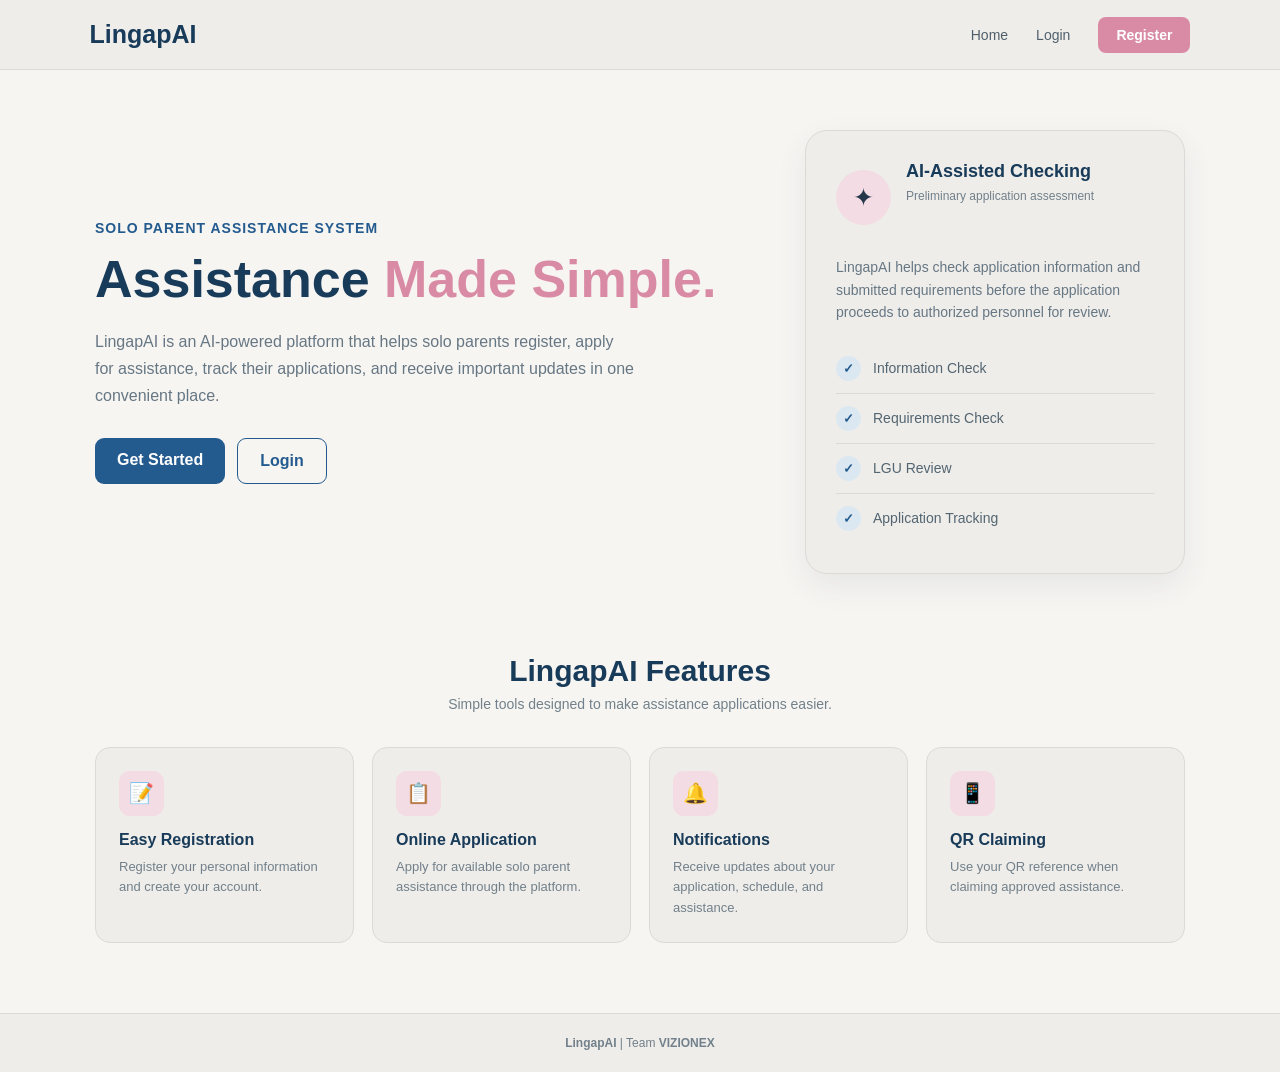
<file: index.html>
<!DOCTYPE html>
<html lang="en">
<head>
    <meta charset="UTF-8">
    <meta name="viewport" content="width=device-width, initial-scale=1.0">

    <title>LingapAI | Solo Parent Assistance</title>

    <style>

        * {
            margin: 0;
            padding: 0;
            box-sizing: border-box;
            font-family: Arial, sans-serif;
        }

        body {
            background: #F7F5F2;
            color: #24384A;
        }

        /* NAVBAR */

        .navbar {
            height: 70px;
            background: #EFEDEA;
            border-bottom: 1px solid #DDD9D5;

            display: flex;
            align-items: center;
            justify-content: space-between;

            padding: 0 7%;
        }

        .logo {
            font-size: 25px;
            font-weight: bold;
            color: #183B59;
        }

        .nav-links {
            display: flex;
            gap: 28px;
            align-items: center;
        }

        .nav-links a {
            text-decoration: none;
            color: #4F606C;
            font-size: 14px;
        }

        .nav-links a:hover {
            color: #245B8F;
        }

        .register-btn {
            background: #D98BA5;
            color: white !important;

            padding: 10px 18px;
            border-radius: 8px;

            font-weight: bold;
        }


        /* HERO */

        .hero {
            max-width: 1150px;
            margin: auto;

            min-height: 510px;

            display: flex;
            align-items: center;
            justify-content: space-between;

            gap: 60px;

            padding: 60px 30px;
        }

        .hero-content {
            flex: 1;
        }

        .small-title {
            color: #245B8F;
            font-size: 14px;
            font-weight: bold;

            letter-spacing: 1px;

            margin-bottom: 15px;
        }

        .hero h1 {
            font-size: 52px;
            line-height: 1.1;

            color: #183B59;

            margin-bottom: 20px;
        }

        .hero h1 span {
            color: #D98BA5;
        }

        .hero p {
            max-width: 540px;

            color: #667784;

            font-size: 16px;
            line-height: 1.7;

            margin-bottom: 28px;
        }

        .buttons {
            display: flex;
            gap: 12px;
        }

        .btn-primary {
            text-decoration: none;

            background: #245B8F;
            color: white;

            padding: 13px 22px;

            border-radius: 9px;

            font-weight: bold;
        }

        .btn-primary:hover {
            background: #183B59;
        }

        .btn-secondary {
            text-decoration: none;

            border: 1px solid #245B8F;
            color: #245B8F;

            padding: 13px 22px;

            border-radius: 9px;

            font-weight: bold;
        }

        .btn-secondary:hover {
            background: #F3DCE4;
        }


        /* AI CARD */

        .ai-card {
            width: 380px;

            background: #EFEDEA;

            border: 1px solid #DDD9D5;

            border-radius: 22px;

            padding: 30px;

            box-shadow:
                0 12px 30px rgba(24, 59, 89, 0.08);
        }

        .ai-header {
            display: flex;
            align-items: center;
            gap: 15px;

            margin-bottom: 22px;
        }

        .ai-icon {
            width: 55px;
            height: 55px;

            border-radius: 50%;

            background: #F3DCE4;

            display: flex;
            align-items: center;
            justify-content: center;

            font-size: 25px;
        }

        .ai-header h3 {
            color: #183B59;
            font-size: 18px;

            margin-bottom: 4px;
        }

        .ai-header p {
            color: #71808A;
            font-size: 12px;
        }

        .ai-text {
            color: #667784;

            font-size: 14px;
            line-height: 1.6;

            margin-bottom: 20px;
        }

        .ai-check {
            display: flex;
            align-items: center;
            gap: 12px;

            padding: 12px 0;

            border-bottom: 1px solid #DDD9D5;

            color: #526571;

            font-size: 14px;
        }

        .ai-check:last-child {
            border-bottom: none;
        }

        .check-icon {
            width: 25px;
            height: 25px;

            border-radius: 50%;

            background: #DCE8F1;
            color: #245B8F;

            display: flex;
            align-items: center;
            justify-content: center;

            font-size: 13px;
            font-weight: bold;
        }


        /* FEATURES */

        .features-section {
            max-width: 1150px;
            margin: auto;

            padding: 20px 30px 70px;
        }

        .section-title {
            text-align: center;

            margin-bottom: 35px;
        }

        .section-title h2 {
            color: #183B59;

            font-size: 30px;

            margin-bottom: 8px;
        }

        .section-title p {
            color: #71808A;

            font-size: 14px;
        }

        .features {
            display: grid;

            grid-template-columns:
                repeat(4, 1fr);

            gap: 18px;
        }

        .feature-card {
            background: #EFEDEA;

            border: 1px solid #DDD9D5;

            border-radius: 15px;

            padding: 23px;

            transition: 0.2s;
        }

        .feature-card:hover {
            transform: translateY(-4px);

            box-shadow:
                0 8px 20px rgba(24, 59, 89, 0.07);
        }

        .feature-icon {
            width: 45px;
            height: 45px;

            border-radius: 11px;

            background: #F3DCE4;

            display: flex;
            align-items: center;
            justify-content: center;

            font-size: 20px;

            margin-bottom: 15px;
        }

        .feature-card h3 {
            color: #183B59;

            font-size: 16px;

            margin-bottom: 8px;
        }

        .feature-card p {
            color: #71808A;

            font-size: 13px;

            line-height: 1.6;
        }


        /* FOOTER */

        footer {
            background: #EFEDEA;

            border-top: 1px solid #DDD9D5;

            text-align: center;

            padding: 22px;

            color: #71808A;

            font-size: 12px;
        }


        /* MOBILE */

        @media (max-width: 850px) {

            .hero {
                flex-direction: column;

                text-align: center;

                padding-top: 45px;
            }

            .hero p {
                margin-left: auto;
                margin-right: auto;
            }

            .buttons {
                justify-content: center;
            }

            .ai-card {
                width: 100%;
                max-width: 380px;
            }

            .features {
                grid-template-columns:
                    repeat(2, 1fr);
            }
        }


        @media (max-width: 600px) {

            .navbar {
                padding: 0 20px;
            }

            .nav-links {
                gap: 10px;
            }

            .nav-links a:first-child {
                display: none;
            }

            .hero h1 {
                font-size: 39px;
            }

            .buttons {
                flex-direction: column;
            }

            .features {
                grid-template-columns: 1fr;
            }
        }

    </style>
</head>


<body>


<!-- NAVIGATION -->

<nav class="navbar">

    <div class="logo">
        LingapAI
    </div>

    <div class="nav-links">

        <a href="index.html">
            Home
        </a>

        <a href="login.html">
            Login
        </a>

        <a
                href="register.html"
                class="register-btn"
        >
            Register
        </a>

    </div>

</nav>


<!-- HERO -->

<section class="hero">


    <div class="hero-content">

        <div class="small-title">
            SOLO PARENT ASSISTANCE SYSTEM
        </div>

        <h1>
            Assistance
            <span>Made Simple.</span>
        </h1>

        <p>
            LingapAI is an AI-powered platform that helps
            solo parents register, apply for assistance,
            track their applications, and receive important
            updates in one convenient place.
        </p>


        <div class="buttons">

            <a
                    href="register.html"
                    class="btn-primary"
            >
                Get Started
            </a>

            <a
                    href="login.html"
                    class="btn-secondary"
            >
                Login
            </a>

        </div>

    </div>


    <!-- AI CARD -->

    <div class="ai-card">

        <div class="ai-header">

            <div class="ai-icon">
                ✦
            </div>

            <div>

                <h3>
                    AI-Assisted Checking
                </h3>

                <p>
                    Preliminary application assessment
                </p>

            </div>

        </div>


        <div class="ai-text">

            LingapAI helps check application information
            and submitted requirements before the
            application proceeds to authorized personnel
            for review.

        </div>


        <div class="ai-check">

            <div class="check-icon">
                ✓
            </div>

            Information Check

        </div>


        <div class="ai-check">

            <div class="check-icon">
                ✓
            </div>

            Requirements Check

        </div>


        <div class="ai-check">

            <div class="check-icon">
                ✓
            </div>

            LGU Review

        </div>


        <div class="ai-check">

            <div class="check-icon">
                ✓
            </div>

            Application Tracking

        </div>

    </div>

</section>


<!-- FEATURES -->

<section class="features-section">


    <div class="section-title">

        <h2>
            LingapAI Features
        </h2>

        <p>
            Simple tools designed to make assistance
            applications easier.
        </p>

    </div>


    <div class="features">


        <div class="feature-card">

            <div class="feature-icon">
                📝
            </div>

            <h3>
                Easy Registration
            </h3>

            <p>
                Register your personal information
                and create your account.
            </p>

        </div>


        <div class="feature-card">

            <div class="feature-icon">
                📋
            </div>

            <h3>
                Online Application
            </h3>

            <p>
                Apply for available solo parent
                assistance through the platform.
            </p>

        </div>


        <div class="feature-card">

            <div class="feature-icon">
                🔔
            </div>

            <h3>
                Notifications
            </h3>

            <p>
                Receive updates about your application,
                schedule, and assistance.
            </p>

        </div>


        <div class="feature-card">

            <div class="feature-icon">
                📱
            </div>

            <h3>
                QR Claiming
            </h3>

            <p>
                Use your QR reference when claiming
                approved assistance.
            </p>

        </div>


    </div>

</section>


<!-- FOOTER -->

<footer>

    <strong>LingapAI</strong>
    <span> | </span>
    Team <strong>VIZIONEX</strong>

</footer>

</body>
</file>
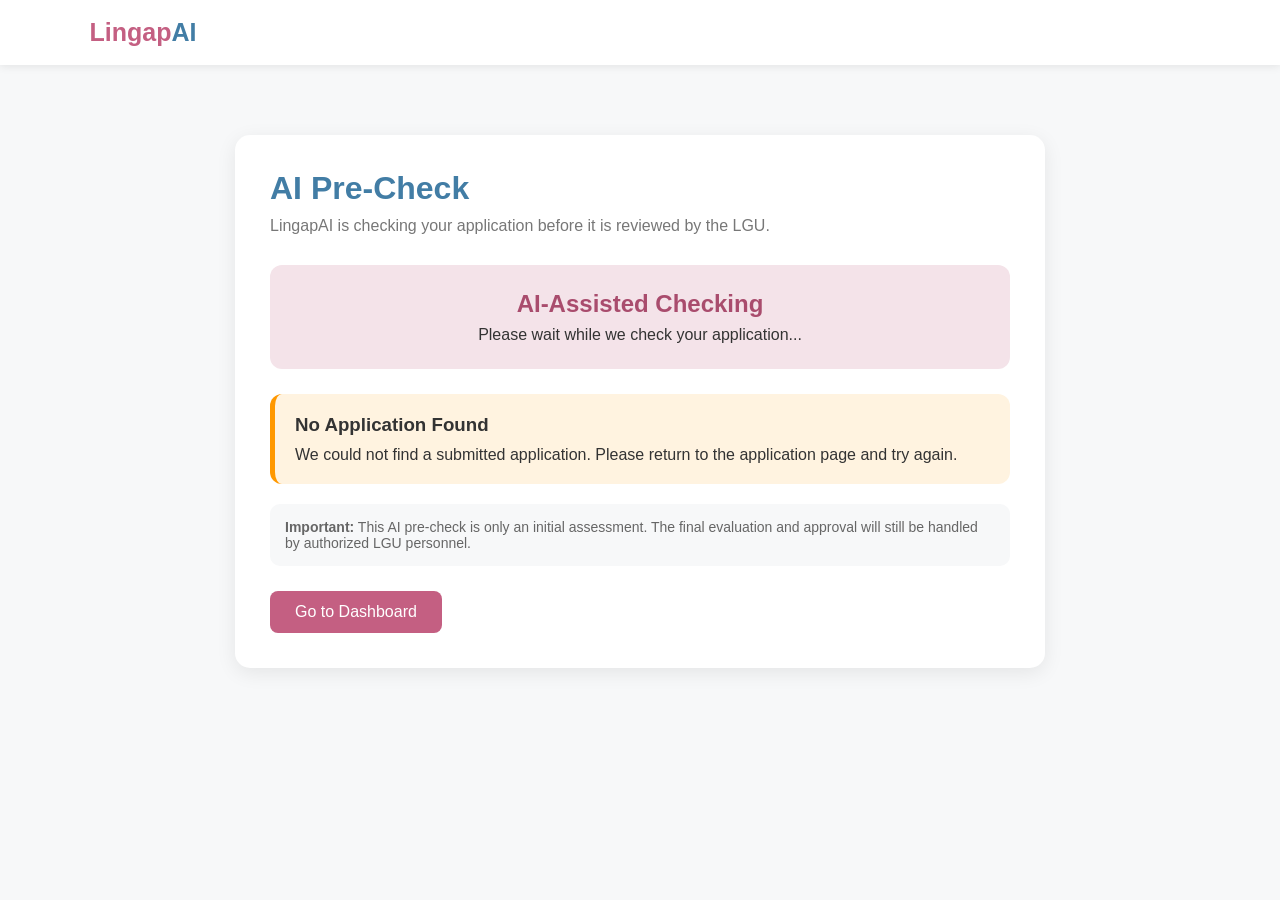
<file: ai-check.html>
<!DOCTYPE html>
<html lang="en">
<head>
    <meta charset="UTF-8">
    <meta name="viewport" content="width=device-width, initial-scale=1.0">
    <title>LingapAI - AI Pre-Check</title>

    <style>
        * {
            box-sizing: border-box;
            margin: 0;
            padding: 0;
            font-family: Arial, sans-serif;
        }

        body {
            background: #f7f8f9;
            color: #333;
        }

        .navbar {
            background: white;
            padding: 18px 7%;
            display: flex;
            justify-content: space-between;
            align-items: center;
            box-shadow: 0 2px 8px rgba(0,0,0,0.08);
        }

        .logo {
            font-size: 25px;
            font-weight: bold;
        }

        .logo span {
            color: #c45f82;
        }

        .logo strong {
            color: #427da5;
        }

        .container {
            max-width: 850px;
            margin: 50px auto;
            padding: 20px;
        }

        .card {
            background: white;
            border-radius: 15px;
            padding: 35px;
            box-shadow: 0 5px 20px rgba(0,0,0,0.08);
        }

        h1 {
            color: #427da5;
            margin-bottom: 10px;
        }

        .subtitle {
            color: #777;
            margin-bottom: 30px;
        }

        .checking {
            text-align: center;
            padding: 25px;
            background: #f4e3e9;
            border-radius: 12px;
            margin-bottom: 25px;
        }

        .checking h2 {
            color: #a94c6d;
            margin-bottom: 8px;
        }

        .result {
            padding: 20px;
            border-radius: 12px;
            margin-top: 20px;
        }

        .ready {
            background: #e8f5e9;
            border-left: 5px solid #4caf50;
        }

        .attention {
            background: #fff3e0;
            border-left: 5px solid #ff9800;
        }

        .result h3 {
            margin-bottom: 10px;
        }

        ul {
            margin-left: 20px;
            margin-top: 10px;
        }

        li {
            margin-bottom: 8px;
        }

        .button {
            display: inline-block;
            margin-top: 25px;
            padding: 12px 25px;
            background: #c45f82;
            color: white;
            text-decoration: none;
            border-radius: 8px;
        }

        .button:hover {
            background: #a94c6d;
        }

        .note {
            margin-top: 20px;
            padding: 15px;
            background: #f7f8f9;
            border-radius: 10px;
            font-size: 14px;
            color: #666;
        }
    </style>
</head>

<body>

    <div class="navbar">
        <div class="logo">
            <span>Lingap</span><strong>AI</strong>
        </div>
    </div>

    <div class="container">

        <div class="card">

            <h1>AI Pre-Check</h1>
            <p class="subtitle">
                LingapAI is checking your application before it is reviewed by the LGU.
            </p>

            <div class="checking">
                <h2>AI-Assisted Checking</h2>
                <p>Please wait while we check your application...</p>
            </div>

            <div id="result"></div>

            <div class="note">
                <strong>Important:</strong> This AI pre-check is only an initial
                assessment. The final evaluation and approval will still be
                handled by authorized LGU personnel.
            </div>

            <a href="dashboard.html" class="button">
                Go to Dashboard
            </a>

        </div>

    </div>

    <script>

        const applications =
            JSON.parse(localStorage.getItem("lingapaiApplications")) || [];

        const resultBox = document.getElementById("result");

        if (applications.length === 0) {

            resultBox.innerHTML = `
                <div class="result attention">
                    <h3>No Application Found</h3>
                    <p>
                        We could not find a submitted application.
                        Please return to the application page and try again.
                    </p>
                </div>
            `;

        } else {

            const application =
                applications[applications.length - 1];

            let issues = [];

            // Check required information
            if (!application.firstName ||
                !application.lastName) {

                issues.push("Applicant name is incomplete.");
            }

            if (!application.contactNumber) {

                issues.push("Contact number is missing.");
            }

            if (!application.address) {

                issues.push("Address is missing.");
            }

            if (!application.barangay) {

                issues.push("Barangay is missing.");
            }

            if (!application.soloParentId) {

                issues.push("Solo Parent ID number is missing.");
            }

            if (!application.documentProvided) {

                issues.push("Solo Parent ID document was not uploaded.");
            }

            if (!application.children ||
                Number(application.children) < 1) {

                issues.push("Number of children must be at least 1.");
            }

            if (!application.reason ||
                application.reason.length < 10) {

                issues.push("Please provide a more detailed reason for requesting assistance.");
            }

            // Save AI result
            if (issues.length > 0) {

                application.aiResult = "Needs Attention";

                resultBox.innerHTML = `
                    <div class="result attention">

                        <h3>⚠️ Needs Attention</h3>

                        <p>
                            The AI pre-check found the following items:
                        </p>

                        <ul>
                            ${issues.map(issue => `<li>${issue}</li>`).join("")}
                        </ul>

                        <p style="margin-top:15px;">
                            Please review your application before the LGU assessment.
                        </p>

                    </div>
                `;

            } else {

                application.aiResult = "Ready for LGU Review";

                resultBox.innerHTML = `
                    <div class="result ready">

                        <h3>✓ Ready for LGU Review</h3>

                        <p>
                            Your application passed the initial AI-assisted
                            pre-check.
                        </p>

                        <p style="margin-top:10px;">
                            Your application will proceed to review by
                            authorized LGU personnel.
                        </p>

                    </div>
                `;
            }

            localStorage.setItem(
                "lingapaiApplications",
                JSON.stringify(applications)
            );
        }

    </script>

</body>
</html>
</file>
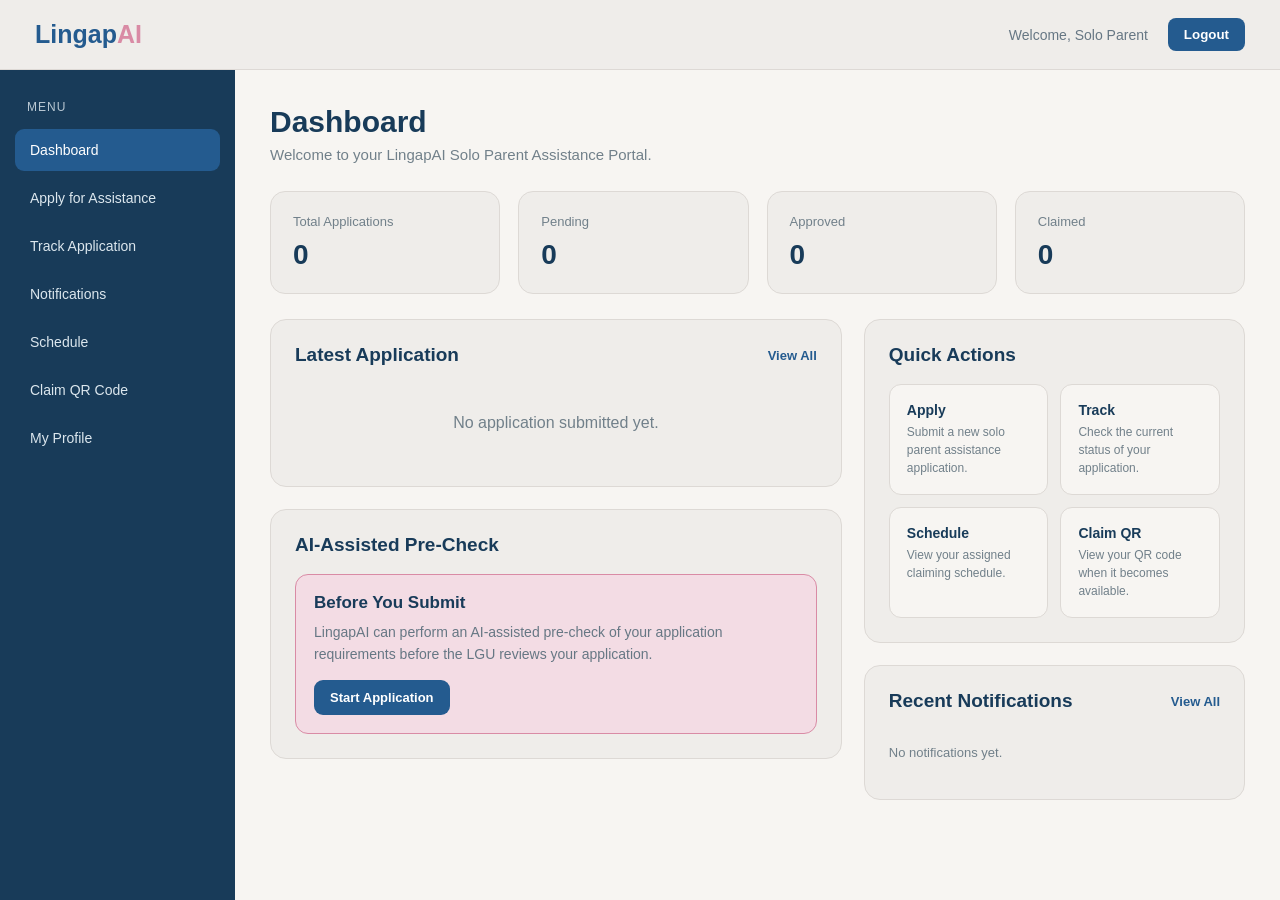
<file: dashboard.html>
<!DOCTYPE html>
<html lang="en">
<head>
    <meta charset="UTF-8">
    <meta name="viewport" content="width=device-width, initial-scale=1.0">
    <title>Dashboard | LingapAI</title>

    <style>
        * {
            box-sizing: border-box;
            margin: 0;
            padding: 0;
            font-family: Arial, Helvetica, sans-serif;
        }

        body {
            background: #F7F5F2;
            color: #24384A;
        }

        /* ================= NAVBAR ================= */

        .navbar {
            height: 70px;
            background: #EFEDEA;
            border-bottom: 1px solid #ddd9d5;
            display: flex;
            align-items: center;
            justify-content: space-between;
            padding: 0 35px;
            position: sticky;
            top: 0;
            z-index: 100;
        }

        .logo {
            font-size: 25px;
            font-weight: 700;
            color: #245B8F;
        }

        .logo span {
            color: #D98BA5;
        }

        .nav-right {
            display: flex;
            align-items: center;
            gap: 20px;
        }

        .welcome {
            color: #667784;
            font-size: 14px;
        }

        .logout-btn {
            border: none;
            background: #245B8F;
            color: white;
            padding: 9px 16px;
            border-radius: 8px;
            cursor: pointer;
            font-weight: 600;
        }

        .logout-btn:hover {
            background: #183B59;
        }

        /* ================= LAYOUT ================= */

        .layout {
            display: flex;
            min-height: calc(100vh - 70px);
        }

        /* ================= SIDEBAR ================= */

        .sidebar {
            width: 235px;
            background: #183B59;
            padding: 25px 15px;
            color: white;
        }

        .sidebar-title {
            font-size: 12px;
            color: #b9c8d3;
            margin: 5px 12px 15px;
            text-transform: uppercase;
            letter-spacing: 1px;
        }

        .sidebar a {
            display: block;
            text-decoration: none;
            color: #dce7ee;
            padding: 13px 15px;
            border-radius: 9px;
            margin-bottom: 6px;
            font-size: 14px;
        }

        .sidebar a:hover,
        .sidebar a.active {
            background: #245B8F;
            color: white;
        }

        /* ================= MAIN ================= */

        .main {
            flex: 1;
            padding: 35px;
            max-width: 1400px;
        }

        .page-header {
            margin-bottom: 28px;
        }

        .page-header h1 {
            color: #183B59;
            font-size: 30px;
            margin-bottom: 7px;
        }

        .page-header p {
            color: #71808A;
            font-size: 15px;
        }

        /* ================= SUMMARY CARDS ================= */

        .summary-grid {
            display: grid;
            grid-template-columns: repeat(4, 1fr);
            gap: 18px;
            margin-bottom: 25px;
        }

        .summary-card {
            background: #EFEDEA;
            border: 1px solid #ddd9d5;
            border-radius: 15px;
            padding: 22px;
        }

        .summary-card .label {
            color: #71808A;
            font-size: 13px;
            margin-bottom: 10px;
        }

        .summary-card .number {
            color: #183B59;
            font-size: 28px;
            font-weight: 700;
        }

        /* ================= CONTENT GRID ================= */

        .content-grid {
            display: grid;
            grid-template-columns: 1.5fr 1fr;
            gap: 22px;
        }

        .card {
            background: #EFEDEA;
            border: 1px solid #ddd9d5;
            border-radius: 16px;
            padding: 24px;
            margin-bottom: 22px;
        }

        .card-header {
            display: flex;
            justify-content: space-between;
            align-items: center;
            margin-bottom: 18px;
        }

        .card-header h2 {
            color: #183B59;
            font-size: 19px;
        }

        .view-link {
            color: #245B8F;
            text-decoration: none;
            font-size: 13px;
            font-weight: 600;
        }

        .view-link:hover {
            text-decoration: underline;
        }

        /* ================= APPLICATION ================= */

        .application-box {
            border: 1px solid #ddd9d5;
            background: #F7F5F2;
            border-radius: 12px;
            padding: 18px;
        }

        .application-id {
            color: #245B8F;
            font-size: 13px;
            font-weight: 700;
            margin-bottom: 8px;
        }

        .application-title {
            color: #183B59;
            font-size: 18px;
            font-weight: 700;
            margin-bottom: 7px;
        }

        .application-info {
            color: #667784;
            font-size: 14px;
            line-height: 1.7;
        }

        .status {
            display: inline-block;
            margin-top: 12px;
            padding: 6px 12px;
            border-radius: 20px;
            background: #F3DCE4;
            color: #8D4E66;
            font-size: 12px;
            font-weight: 700;
        }

        .no-application {
            text-align: center;
            padding: 30px 10px;
            color: #71808A;
        }

        /* ================= AI CHECK ================= */

        .ai-box {
            background: #F3DCE4;
            border: 1px solid #D98BA5;
            border-radius: 13px;
            padding: 18px;
        }

        .ai-box h3 {
            color: #183B59;
            font-size: 17px;
            margin-bottom: 8px;
        }

        .ai-box p {
            color: #667784;
            font-size: 14px;
            line-height: 1.6;
        }

        .ai-button {
            display: inline-block;
            margin-top: 14px;
            background: #245B8F;
            color: white;
            text-decoration: none;
            padding: 10px 16px;
            border-radius: 9px;
            font-size: 13px;
            font-weight: 600;
        }

        .ai-button:hover {
            background: #183B59;
        }

        /* ================= QUICK ACTIONS ================= */

        .quick-actions {
            display: grid;
            grid-template-columns: repeat(2, 1fr);
            gap: 12px;
        }

        .quick-action {
            text-decoration: none;
            background: #F7F5F2;
            border: 1px solid #ddd9d5;
            border-radius: 12px;
            padding: 17px;
            color: #183B59;
            transition: 0.2s;
        }

        .quick-action:hover {
            border-color: #245B8F;
            transform: translateY(-2px);
        }

        .quick-action-title {
            font-weight: 700;
            font-size: 14px;
            margin-bottom: 5px;
        }

        .quick-action-text {
            color: #71808A;
            font-size: 12px;
            line-height: 1.5;
        }

        /* ================= QR CARD ================= */

        .qr-card {
            display: none;
            align-items: center;
            gap: 18px;
            background: #F3DCE4;
            border: 1px solid #D98BA5;
            border-radius: 16px;
            padding: 20px;
            margin-bottom: 22px;
        }

        .qr-icon {
            width: 52px;
            height: 52px;
            border-radius: 12px;
            background: #245B8F;
            color: white;
            display: flex;
            align-items: center;
            justify-content: center;
            font-size: 25px;
            font-weight: bold;
            flex-shrink: 0;
        }

        .qr-info {
            flex: 1;
        }

        .qr-info h3 {
            color: #183B59;
            font-size: 18px;
            margin-bottom: 5px;
        }

        .qr-info p {
            color: #667784;
            font-size: 13px;
            line-height: 1.5;
        }

        .qr-button {
            background: #245B8F;
            color: white;
            text-decoration: none;
            padding: 11px 18px;
            border-radius: 10px;
            font-weight: 600;
            font-size: 13px;
            white-space: nowrap;
        }

        .qr-button:hover {
            background: #183B59;
        }

        /* ================= NOTIFICATION ================= */

        .notification {
            border-bottom: 1px solid #ddd9d5;
            padding: 13px 0;
        }

        .notification:last-child {
            border-bottom: none;
        }

        .notification-title {
            color: #183B59;
            font-size: 14px;
            font-weight: 700;
            margin-bottom: 4px;
        }

        .notification-text {
            color: #71808A;
            font-size: 12px;
            line-height: 1.5;
        }

        .notification-date {
            color: #9a9a9a;
            font-size: 11px;
            margin-top: 5px;
        }

        .empty-notification {
            color: #71808A;
            font-size: 13px;
            padding: 15px 0;
        }

        /* ================= RESPONSIVE ================= */

        @media (max-width: 1000px) {
            .summary-grid {
                grid-template-columns: repeat(2, 1fr);
            }

            .content-grid {
                grid-template-columns: 1fr;
            }
        }

        @media (max-width: 750px) {
            .navbar {
                padding: 0 18px;
            }

            .welcome {
                display: none;
            }

            .sidebar {
                width: 190px;
            }

            .main {
                padding: 25px 18px;
            }
        }

        @media (max-width: 600px) {
            .layout {
                display: block;
            }

            .sidebar {
                width: 100%;
                padding: 10px;
            }

            .sidebar-title {
                display: none;
            }

            .sidebar a {
                display: inline-block;
                padding: 9px 11px;
                margin: 2px;
            }

            .summary-grid {
                grid-template-columns: 1fr;
            }

            .quick-actions {
                grid-template-columns: 1fr;
            }

            .qr-card {
                flex-direction: column;
                align-items: flex-start;
            }

            .qr-button {
                width: 100%;
                text-align: center;
            }
        }
    </style>
</head>

<body>

    <!-- ================= NAVBAR ================= -->

    <nav class="navbar">

        <div class="logo">
            Lingap<span>AI</span>
        </div>

        <div class="nav-right">
            <div class="welcome">
                Welcome, Solo Parent
            </div>

            <button class="logout-btn" onclick="logout()">
                Logout
            </button>
        </div>

    </nav>


    <!-- ================= LAYOUT ================= -->

    <div class="layout">

        <!-- ================= SIDEBAR ================= -->

        <aside class="sidebar">

            <div class="sidebar-title">
                Menu
            </div>

            <a href="dashboard.html" class="active">
                Dashboard
            </a>

            <a href="apply.html">
                Apply for Assistance
            </a>

            <a href="tracking.html">
                Track Application
            </a>

            <a href="notifications.html">
                Notifications
            </a>

            <a href="schedule.html">
                Schedule
            </a>

            <a href="qr.html">
                Claim QR Code
            </a>

            <a href="profile.html">
                My Profile
            </a>

        </aside>


        <!-- ================= MAIN CONTENT ================= -->

        <main class="main">

            <div class="page-header">

                <h1>
                    Dashboard
                </h1>

                <p>
                    Welcome to your LingapAI Solo Parent Assistance Portal.
                </p>

            </div>


            <!-- ================= SUMMARY ================= -->

            <div class="summary-grid">

                <div class="summary-card">
                    <div class="label">
                        Total Applications
                    </div>

                    <div class="number" id="totalApplications">
                        0
                    </div>
                </div>


                <div class="summary-card">
                    <div class="label">
                        Pending
                    </div>

                    <div class="number" id="pendingApplications">
                        0
                    </div>
                </div>


                <div class="summary-card">
                    <div class="label">
                        Approved
                    </div>

                    <div class="number" id="approvedApplications">
                        0
                    </div>
                </div>


                <div class="summary-card">
                    <div class="label">
                        Claimed
                    </div>

                    <div class="number" id="claimedApplications">
                        0
                    </div>
                </div>

            </div>


            <!-- ================= QR READY CARD ================= -->

            <div class="qr-card" id="qrCard">

                <div class="qr-icon">
                    QR
                </div>

                <div class="qr-info">

                    <h3>
                        Your Claim QR Code is Ready
                    </h3>

                    <p>
                        Your application has been scheduled.
                        Show your QR code to the LGU when claiming your assistance.
                    </p>

                </div>

                <a href="qr.html" class="qr-button">
                    View QR Code
                </a>

            </div>


            <!-- ================= CONTENT ================= -->

            <div class="content-grid">

                <!-- LEFT COLUMN -->

                <div>

                    <!-- LATEST APPLICATION -->

                    <div class="card">

                        <div class="card-header">

                            <h2>
                                Latest Application
                            </h2>

                            <a href="tracking.html" class="view-link">
                                View All
                            </a>

                        </div>

                        <div id="latestApplication">

                            <div class="no-application">
                                No application submitted yet.
                            </div>

                        </div>

                    </div>


                    <!-- AI PRE-CHECK -->

                    <div class="card">

                        <div class="card-header">

                            <h2>
                                AI-Assisted Pre-Check
                            </h2>

                        </div>

                        <div class="ai-box">

                            <h3>
                                Before You Submit
                            </h3>

                            <p>
                                LingapAI can perform an AI-assisted pre-check
                                of your application requirements before the LGU
                                reviews your application.
                            </p>

                            <a href="apply.html" class="ai-button">
                                Start Application
                            </a>

                        </div>

                    </div>

                </div>


                <!-- RIGHT COLUMN -->

                <div>

                    <!-- QUICK ACTIONS -->

                    <div class="card">

                        <div class="card-header">

                            <h2>
                                Quick Actions
                            </h2>

                        </div>

                        <div class="quick-actions">

                            <a href="apply.html" class="quick-action">

                                <div class="quick-action-title">
                                    Apply
                                </div>

                                <div class="quick-action-text">
                                    Submit a new solo parent assistance application.
                                </div>

                            </a>


                            <a href="tracking.html" class="quick-action">

                                <div class="quick-action-title">
                                    Track
                                </div>

                                <div class="quick-action-text">
                                    Check the current status of your application.
                                </div>

                            </a>


                            <a href="schedule.html" class="quick-action">

                                <div class="quick-action-title">
                                    Schedule
                                </div>

                                <div class="quick-action-text">
                                    View your assigned claiming schedule.
                                </div>

                            </a>


                            <a href="qr.html" class="quick-action">

                                <div class="quick-action-title">
                                    Claim QR
                                </div>

                                <div class="quick-action-text">
                                    View your QR code when it becomes available.
                                </div>

                            </a>

                        </div>

                    </div>


                    <!-- NOTIFICATIONS -->

                    <div class="card">

                        <div class="card-header">

                            <h2>
                                Recent Notifications
                            </h2>

                            <a href="notifications.html" class="view-link">
                                View All
                            </a>

                        </div>

                        <div id="recentNotifications">

                            <div class="empty-notification">
                                No notifications yet.
                            </div>

                        </div>

                    </div>

                </div>

            </div>

        </main>

    </div>


    <!-- ================= JAVASCRIPT ================= -->

    <script>

        /* ================= APPLICATION DATA ================= */

        const applications =
            JSON.parse(
                localStorage.getItem("lingapaiApplications")
            ) || [];


        /* ================= SUMMARY COUNTS ================= */

        const totalApplications =
            applications.length;

        const pendingApplications =
            applications.filter(app =>
                app.status === "Pending" ||
                app.status === "For Review"
            ).length;

        const approvedApplications =
            applications.filter(app =>
                app.status === "Approved" ||
                app.status === "Scheduled" ||
                app.status === "Ready for Claiming"
            ).length;

        const claimedApplications =
            applications.filter(app =>
                app.status === "Claimed"
            ).length;


        document.getElementById("totalApplications")
            .textContent = totalApplications;

        document.getElementById("pendingApplications")
            .textContent = pendingApplications;

        document.getElementById("approvedApplications")
            .textContent = approvedApplications;

        document.getElementById("claimedApplications")
            .textContent = claimedApplications;


        /* ================= LATEST APPLICATION ================= */

        const latestApplicationContainer =
            document.getElementById("latestApplication");


        if (applications.length > 0) {

            const latestApplication =
                applications[applications.length - 1];

            const applicationId =
                latestApplication.applicationId ||
                latestApplication.application_id ||
                "N/A";

            const assistanceType =
                latestApplication.assistanceType ||
                latestApplication.assistance_type ||
                "Assistance";

            const barangay =
                latestApplication.barangay ||
                "Not specified";

            const status =
                latestApplication.status ||
                "Pending";

            const submittedAt =
                latestApplication.submittedAt ||
                latestApplication.submitted_at ||
                "Recently";


            latestApplicationContainer.innerHTML = `

                <div class="application-box">

                    <div class="application-id">
                        Application ID: ${applicationId}
                    </div>

                    <div class="application-title">
                        ${assistanceType}
                    </div>

                    <div class="application-info">

                        <strong>Barangay:</strong>
                        ${barangay}
                        <br>

                        <strong>Submitted:</strong>
                        ${submittedAt}

                    </div>

                    <div class="status">
                        ${status}
                    </div>

                </div>

            `;


            /* ================= QR AVAILABILITY ================= */

            const qrCard =
                document.getElementById("qrCard");


            /*
                QR CODE IS ONLY AVAILABLE WHEN:
                1. Application is Scheduled
                OR
                2. Application is Ready for Claiming
            */

            if (
                status === "Scheduled" ||
                status === "Ready for Claiming"
            ) {

                qrCard.style.display = "flex";

            } else {

                qrCard.style.display = "none";

            }

        }


        /* ================= NOTIFICATIONS ================= */

        const notifications =
            JSON.parse(
                localStorage.getItem("lingapaiNotifications")
            ) || [];


        const notificationContainer =
            document.getElementById("recentNotifications");


        if (notifications.length > 0) {

            const recentNotifications =
                notifications.slice(-3).reverse();


            notificationContainer.innerHTML = "";


            recentNotifications.forEach(notification => {

                const title =
                    notification.title ||
                    "Notification";

                const message =
                    notification.message ||
                    notification.text ||
                    "";

                const date =
                    notification.date ||
                    notification.createdAt ||
                    "";


                const notificationElement =
                    document.createElement("div");

                notificationElement.className =
                    "notification";


                notificationElement.innerHTML = `

                    <div class="notification-title">
                        ${title}
                    </div>

                    <div class="notification-text">
                        ${message}
                    </div>

                    <div class="notification-date">
                        ${date}
                    </div>

                `;


                notificationContainer.appendChild(
                    notificationElement
                );

            });

        }


        /* ================= LOGOUT ================= */

        function logout() {

            localStorage.removeItem("soloParentLoggedIn");

            localStorage.removeItem("loggedInUser");

            window.location.href = "login.html";

        }

    </script>

</body>
</html>
</file>
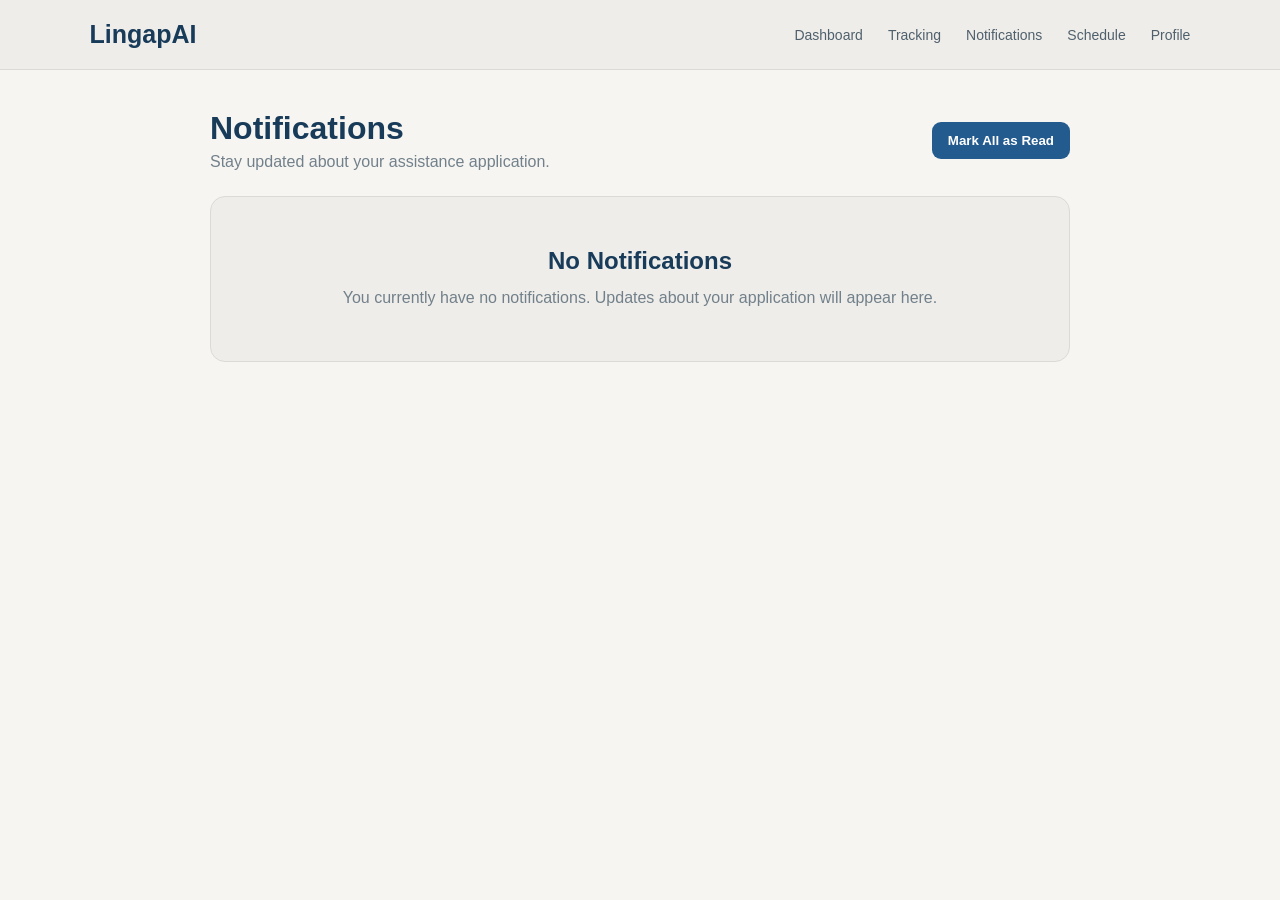
<file: notifications.html>
<!DOCTYPE html>
<html lang="en">
<head>
<meta charset="UTF-8">
<meta name="viewport" content="width=device-width, initial-scale=1.0">
<title>Notifications | LingapAI</title>

<style>
*{
    box-sizing:border-box;
    margin:0;
    padding:0;
    font-family:Arial,sans-serif;
}

body{
    background:#F7F5F2;
    color:#24384A;
}

.navbar{
    height:70px;
    background:#EFEDEA;
    border-bottom:1px solid #DDD9D5;
    display:flex;
    align-items:center;
    justify-content:space-between;
    padding:0 7%;
}

.logo{
    font-size:25px;
    font-weight:bold;
    color:#183B59;
}

.nav-links{
    display:flex;
    gap:25px;
}

.nav-links a{
    text-decoration:none;
    color:#4F606C;
    font-size:14px;
}

.nav-links a:hover{
    color:#245B8F;
}

.container{
    max-width:900px;
    margin:40px auto;
    padding:0 20px;
}

.header{
    display:flex;
    align-items:center;
    justify-content:space-between;
    margin-bottom:25px;
}

.header h1{
    color:#183B59;
    margin-bottom:6px;
}

.header p{
    color:#71808A;
}

.mark-btn{
    border:none;
    background:#245B8F;
    color:white;
    padding:11px 16px;
    border-radius:9px;
    cursor:pointer;
    font-weight:bold;
}

.mark-btn:hover{
    background:#183B59;
}

.notifications{
    display:flex;
    flex-direction:column;
    gap:12px;
}

.notification{
    background:#EFEDEA;
    border:1px solid #DDD9D5;
    border-radius:14px;
    padding:18px;
    display:flex;
    gap:15px;
    align-items:flex-start;
    cursor:pointer;
}

.notification:hover{
    border-color:#C8C4C0;
}

.notification.unread{
    border-left:5px solid #D98BA5;
    background:#F3DCE4;
}

.icon{
    width:44px;
    height:44px;
    min-width:44px;
    border-radius:50%;
    background:#F3DCE4;
    display:flex;
    align-items:center;
    justify-content:center;
    font-size:19px;
}

.notification.unread .icon{
    background:#EFEDEA;
}

.notification-content{
    flex:1;
}

.notification-title{
    font-weight:bold;
    color:#183B59;
    margin-bottom:6px;
}

.notification-message{
    color:#5F707B;
    font-size:14px;
    line-height:1.5;
}

.notification-date{
    color:#8A959B;
    font-size:12px;
    margin-top:8px;
}

.unread-dot{
    width:9px;
    height:9px;
    background:#D98BA5;
    border-radius:50%;
    margin-top:5px;
}

.empty{
    background:#EFEDEA;
    border:1px solid #DDD9D5;
    border-radius:15px;
    padding:50px 25px;
    text-align:center;
}

.empty h2{
    color:#183B59;
    margin-bottom:10px;
}

.empty p{
    color:#71808A;
    line-height:1.6;
}

@media(max-width:700px){

    .navbar{
        padding:0 20px;
    }

    .nav-links{
        gap:10px;
    }

    .nav-links a:nth-child(n+4){
        display:none;
    }

    .header{
        flex-direction:column;
        align-items:flex-start;
        gap:15px;
    }

    .mark-btn{
        width:100%;
    }
}
</style>
</head>

<body>

<nav class="navbar">

    <div class="logo">
        LingapAI
    </div>

    <div class="nav-links">

        <a href="dashboard.html">
            Dashboard
        </a>

        <a href="tracking.html">
            Tracking
        </a>

        <a href="notifications.html">
            Notifications
        </a>

        <a href="schedule.html">
            Schedule
        </a>

        <a href="profile.html">
            Profile
        </a>

    </div>

</nav>


<div class="container">

    <div class="header">

        <div>

            <h1>
                Notifications
            </h1>

            <p>
                Stay updated about your assistance application.
            </p>

        </div>

        <button
            class="mark-btn"
            onclick="markAllRead()"
        >
            Mark All as Read
        </button>

    </div>


    <div
        id="notifications"
        class="notifications"
    ></div>

</div>


<script>

/* LOAD NOTIFICATIONS */

let notifications =
    JSON.parse(
        localStorage.getItem("lingapaiNotifications") || "[]"
    );


const container =
    document.getElementById("notifications");


displayNotifications();


/* DISPLAY */

function displayNotifications(){

    container.innerHTML = "";


    if(notifications.length === 0){

        container.innerHTML = `

            <div class="empty">

                <h2>
                    No Notifications
                </h2>

                <p>
                    You currently have no notifications.
                    Updates about your application will appear here.
                </p>

            </div>

        `;

        return;
    }


    notifications.forEach(notification => {

        const item =
            document.createElement("div");


        item.className =
            "notification " +
            (!notification.read ? "unread" : "");


        item.onclick =
            () => markAsRead(notification.id);


        const icon =
            getIcon(notification.type);


        item.innerHTML = `

            <div class="icon">
                ${icon}
            </div>

            <div class="notification-content">

                <div class="notification-title">
                    ${notification.title || "Notification"}
                </div>

                <div class="notification-message">
                    ${notification.message || ""}
                </div>

                <div class="notification-date">
                    ${formatDate(notification.createdAt)}
                </div>

            </div>

            ${
                !notification.read
                ? `<div class="unread-dot"></div>`
                : ""
            }

        `;


        container.appendChild(item);

    });

}


/* MARK ONE AS READ */

function markAsRead(id){

    const index =
        notifications.findIndex(
            notification =>
            notification.id === id
        );


    if(index === -1){
        return;
    }


    notifications[index].read =
        true;


    localStorage.setItem(
        "lingapaiNotifications",
        JSON.stringify(notifications)
    );


    displayNotifications();

}


/* MARK ALL AS READ */

function markAllRead(){

    notifications =
        notifications.map(
            notification => {

                return {
                    ...notification,
                    read:true
                };

            }
        );


    localStorage.setItem(
        "lingapaiNotifications",
        JSON.stringify(notifications)
    );


    displayNotifications();

}


/* ICON */

function getIcon(type){

    switch(type){

        case "schedule":
            return "📅";

        case "claim":
            return "✓";

        case "application":
            return "📋";

        case "status":
            return "🔔";

        default:
            return "🔔";

    }

}


/* DATE */

function formatDate(date){

    if(!date){
        return "---";
    }


    const d =
        new Date(date);


    return d.toLocaleDateString(
        "en-US",
        {
            month:"short",
            day:"numeric",
            year:"numeric"
        }
    ) +
    " • " +
    d.toLocaleTimeString(
        "en-US",
        {
            hour:"numeric",
            minute:"2-digit"
        }
    );

}

</script>

</body>
</html>
</file>
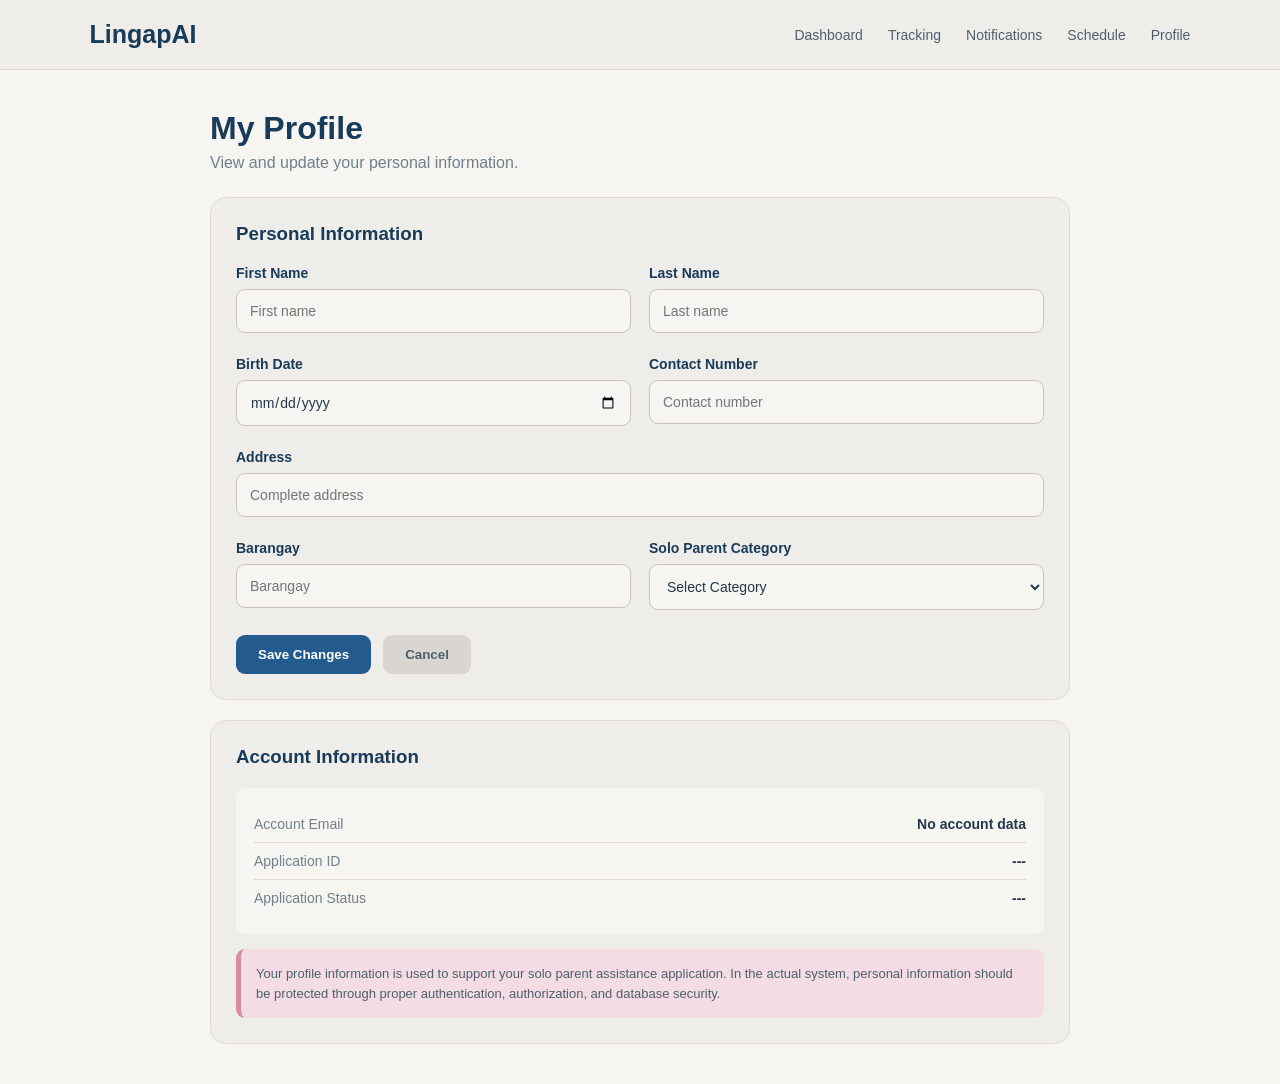
<file: profile.html>
<!DOCTYPE html>
<html lang="en">
<head>
<meta charset="UTF-8">
<meta name="viewport" content="width=device-width, initial-scale=1.0">
<title>My Profile | LingapAI</title>

<style>
*{
    box-sizing:border-box;
    margin:0;
    padding:0;
    font-family:Arial,sans-serif;
}

body{
    background:#F7F5F2;
    color:#24384A;
}

.navbar{
    height:70px;
    background:#EFEDEA;
    border-bottom:1px solid #DDD9D5;
    display:flex;
    align-items:center;
    justify-content:space-between;
    padding:0 7%;
}

.logo{
    font-size:25px;
    font-weight:bold;
    color:#183B59;
}

.nav-links{
    display:flex;
    gap:25px;
}

.nav-links a{
    text-decoration:none;
    color:#4F606C;
    font-size:14px;
}

.nav-links a:hover{
    color:#245B8F;
}

.container{
    max-width:900px;
    margin:40px auto;
    padding:0 20px;
}

.header{
    margin-bottom:25px;
}

.header h1{
    color:#183B59;
    margin-bottom:7px;
}

.header p{
    color:#71808A;
}

.card{
    background:#EFEDEA;
    border:1px solid #DDD9D5;
    border-radius:16px;
    padding:25px;
    margin-bottom:20px;
}

.card h3{
    color:#183B59;
    margin-bottom:20px;
}

.form-grid{
    display:grid;
    grid-template-columns:1fr 1fr;
    gap:18px;
}

.form-group{
    margin-bottom:5px;
}

.form-group.full{
    grid-column:1/-1;
}

label{
    display:block;
    margin-bottom:8px;
    font-weight:bold;
    color:#183B59;
    font-size:14px;
}

input,
select{
    width:100%;
    padding:13px;
    border:1px solid #C8C4C0;
    border-radius:9px;
    background:#F7F5F2;
    color:#24384A;
    font-size:14px;
}

input:focus,
select:focus{
    outline:none;
    border-color:#245B8F;
}

input:disabled{
    background:#E7E4E0;
    color:#71808A;
}

.actions{
    display:flex;
    gap:12px;
    margin-top:20px;
}

.save-btn,
.cancel-btn{
    padding:12px 22px;
    border:none;
    border-radius:9px;
    font-weight:bold;
    cursor:pointer;
}

.save-btn{
    background:#245B8F;
    color:white;
}

.save-btn:hover{
    background:#183B59;
}

.cancel-btn{
    background:#D9D5D1;
    color:#4F606C;
}

.message{
    display:none;
    margin-top:15px;
    padding:13px;
    border-radius:9px;
    background:#E1F0E5;
    color:#39734A;
    font-weight:bold;
}

.account-info{
    background:#F7F5F2;
    border-radius:10px;
    padding:18px;
}

.info-row{
    display:flex;
    justify-content:space-between;
    padding:10px 0;
    border-bottom:1px solid #DDD9D5;
    font-size:14px;
}

.info-row:last-child{
    border-bottom:none;
}

.info-label{
    color:#71808A;
}

.info-value{
    font-weight:bold;
}

.note{
    margin-top:15px;
    padding:15px;
    background:#F3DCE4;
    border-left:5px solid #D98BA5;
    border-radius:9px;
    color:#4F606C;
    font-size:13px;
    line-height:1.5;
}

@media(max-width:700px){

    .navbar{
        padding:0 20px;
    }

    .nav-links{
        gap:10px;
    }

    .nav-links a:nth-child(n+4){
        display:none;
    }

    .form-grid{
        grid-template-columns:1fr;
    }

    .form-group.full{
        grid-column:auto;
    }

    .actions{
        flex-direction:column;
    }
}
</style>
</head>

<body>

<nav class="navbar">

    <div class="logo">
        LingapAI
    </div>

    <div class="nav-links">

        <a href="dashboard.html">
            Dashboard
        </a>

        <a href="tracking.html">
            Tracking
        </a>

        <a href="notifications.html">
            Notifications
        </a>

        <a href="schedule.html">
            Schedule
        </a>

        <a href="profile.html">
            Profile
        </a>

    </div>

</nav>


<div class="container">

    <div class="header">

        <h1>
            My Profile
        </h1>

        <p>
            View and update your personal information.
        </p>

    </div>


    <div class="card">

        <h3>
            Personal Information
        </h3>

        <div class="form-grid">

            <div class="form-group">

                <label>
                    First Name
                </label>

                <input
                    type="text"
                    id="firstName"
                    placeholder="First name"
                >

            </div>


            <div class="form-group">

                <label>
                    Last Name
                </label>

                <input
                    type="text"
                    id="lastName"
                    placeholder="Last name"
                >

            </div>


            <div class="form-group">

                <label>
                    Birth Date
                </label>

                <input
                    type="date"
                    id="birthDate"
                >

            </div>


            <div class="form-group">

                <label>
                    Contact Number
                </label>

                <input
                    type="text"
                    id="contactNumber"
                    placeholder="Contact number"
                >

            </div>


            <div class="form-group full">

                <label>
                    Address
                </label>

                <input
                    type="text"
                    id="address"
                    placeholder="Complete address"
                >

            </div>


            <div class="form-group">

                <label>
                    Barangay
                </label>

                <input
                    type="text"
                    id="barangay"
                    placeholder="Barangay"
                >

            </div>


            <div class="form-group">

                <label>
                    Solo Parent Category
                </label>

                <select id="category">

                    <option value="">
                        Select Category
                    </option>

                    <option value="Category 1">
                        Category 1
                    </option>

                    <option value="Category 2">
                        Category 2
                    </option>

                    <option value="Category 3">
                        Category 3
                    </option>

                    <option value="Category 4">
                        Category 4
                    </option>

                    <option value="Category 5">
                        Category 5
                    </option>

                    <option value="Category 6">
                        Category 6
                    </option>

                    <option value="Category 7">
                        Category 7
                    </option>

                </select>

            </div>

        </div>


        <div class="actions">

            <button
                class="save-btn"
                onclick="saveProfile()"
            >
                Save Changes
            </button>

            <button
                class="cancel-btn"
                onclick="loadProfile()"
            >
                Cancel
            </button>

        </div>


        <div
            id="message"
            class="message"
        >
            Profile successfully updated.
        </div>

    </div>


    <div class="card">

        <h3>
            Account Information
        </h3>

        <div class="account-info">

            <div class="info-row">

                <span class="info-label">
                    Account Email
                </span>

                <span
                    class="info-value"
                    id="email"
                >
                    ---
                </span>

            </div>


            <div class="info-row">

                <span class="info-label">
                    Application ID
                </span>

                <span
                    class="info-value"
                    id="applicationId"
                >
                    ---
                </span>

            </div>


            <div class="info-row">

                <span class="info-label">
                    Application Status
                </span>

                <span
                    class="info-value"
                    id="applicationStatus"
                >
                    ---
                </span>

            </div>

        </div>


        <div class="note">

            Your profile information is used to support your
            solo parent assistance application. In the actual
            system, personal information should be protected
            through proper authentication, authorization, and
            database security.

        </div>

    </div>

</div>


<script>

/*
    LOAD APPLICATION
*/

let applications =
    JSON.parse(
        localStorage.getItem("lingapaiApplications") || "[]"
    );


let application =
    applications.length > 0
    ? applications[applications.length - 1]
    : null;


/*
    LOAD PROFILE
*/

function loadProfile(){

    applications =
        JSON.parse(
            localStorage.getItem("lingapaiApplications") || "[]"
        );


    application =
        applications.length > 0
        ? applications[applications.length - 1]
        : null;


    if(!application){

        clearFields();

        document.getElementById("email")
            .textContent =
            "No account data";

        document.getElementById("applicationId")
            .textContent =
            "---";

        document.getElementById("applicationStatus")
            .textContent =
            "---";

        return;
    }


    document.getElementById("firstName").value =
        application.firstName || "";


    document.getElementById("lastName").value =
        application.lastName || "";


    document.getElementById("birthDate").value =
        application.birthDate || "";


    document.getElementById("contactNumber").value =
        application.contactNumber || "";


    document.getElementById("address").value =
        application.address || "";


    document.getElementById("barangay").value =
        application.barangay || "";


    document.getElementById("category").value =
        application.category || "";


    document.getElementById("email").textContent =
        localStorage.getItem("soloParentEmail")
        || application.email
        || "Not available";


    document.getElementById("applicationId").textContent =
        application.id || "---";


    document.getElementById("applicationStatus").textContent =
        application.status || "Pending";

}


/*
    SAVE PROFILE
*/

function saveProfile(){

    if(!application){

        alert(
            "No application profile is available yet."
        );

        return;
    }


    const firstName =
        document.getElementById("firstName")
        .value
        .trim();


    const lastName =
        document.getElementById("lastName")
        .value
        .trim();


    const birthDate =
        document.getElementById("birthDate")
        .value;


    const contactNumber =
        document.getElementById("contactNumber")
        .value
        .trim();


    const address =
        document.getElementById("address")
        .value
        .trim();


    const barangay =
        document.getElementById("barangay")
        .value
        .trim();


    const category =
        document.getElementById("category")
        .value;


    if(
        !firstName ||
        !lastName ||
        !birthDate ||
        !contactNumber ||
        !address ||
        !barangay ||
        !category
    ){

        alert(
            "Please complete all personal information fields."
        );

        return;
    }


    const index =
        applications.findIndex(
            app => app.id === application.id
        );


    if(index === -1){

        alert(
            "Application could not be found."
        );

        return;
    }


    applications[index].firstName =
        firstName;


    applications[index].lastName =
        lastName;


    applications[index].fullName =
        firstName + " " + lastName;


    applications[index].birthDate =
        birthDate;


    applications[index].contactNumber =
        contactNumber;


    applications[index].address =
        address;


    applications[index].barangay =
        barangay;


    applications[index].category =
        category;


    application =
        applications[index];


    localStorage.setItem(
        "lingapaiApplications",
        JSON.stringify(applications)
    );


    document.getElementById("applicationStatus")
        .textContent =
        application.status || "Pending";


    const message =
        document.getElementById("message");


    message.style.display =
        "block";


    setTimeout(() => {

        message.style.display =
            "none";

    },3000);

}


/*
    CLEAR FIELDS
*/

function clearFields(){

    document.getElementById("firstName").value = "";
    document.getElementById("lastName").value = "";
    document.getElementById("birthDate").value = "";
    document.getElementById("contactNumber").value = "";
    document.getElementById("address").value = "";
    document.getElementById("barangay").value = "";
    document.getElementById("category").value = "";

}


/*
    INITIAL LOAD
*/

loadProfile();

</script>

</body>
</html>
</file>
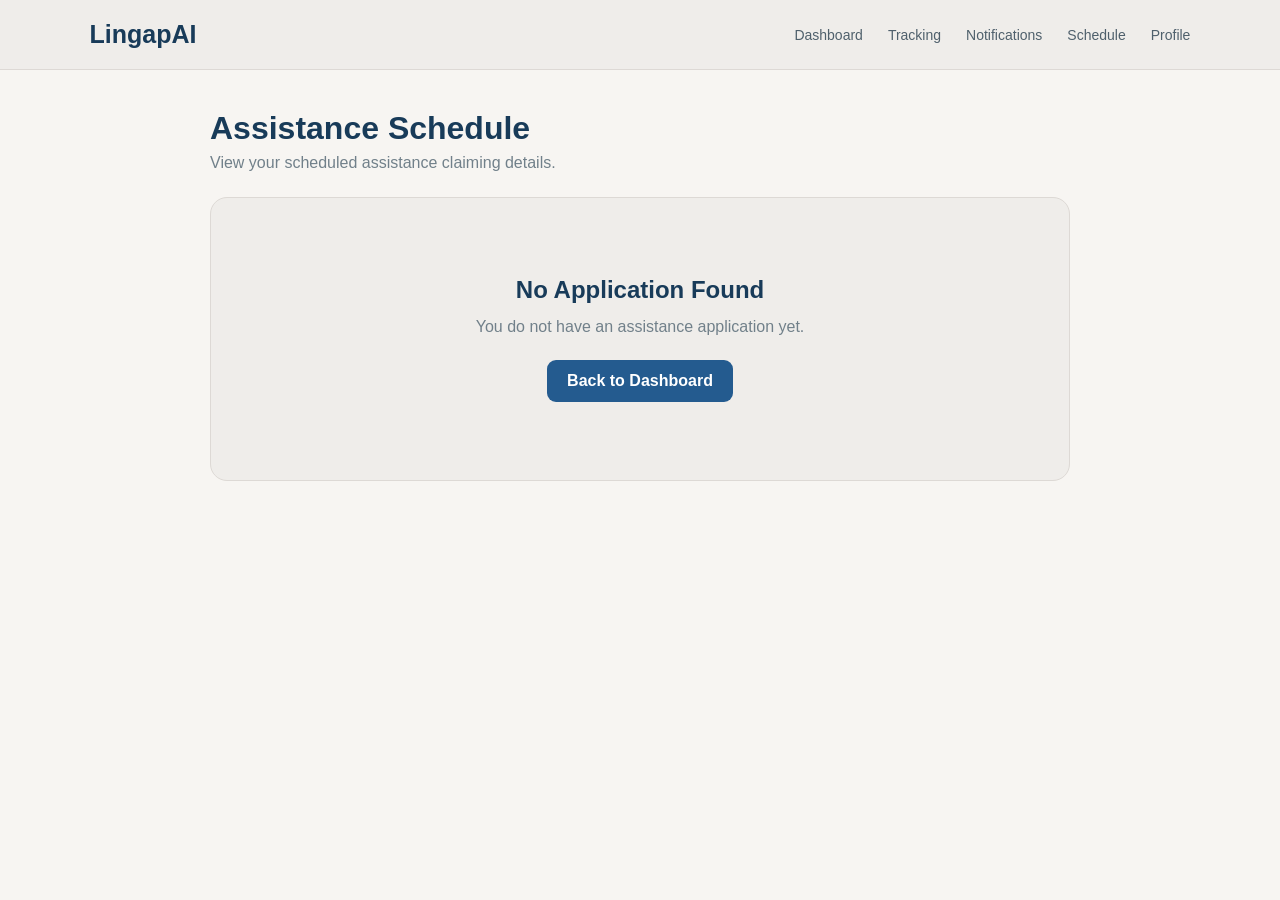
<file: schedule.html>
<!DOCTYPE html>
<html lang="en">
<head>
<meta charset="UTF-8">
<meta name="viewport" content="width=device-width, initial-scale=1.0">
<title>Schedule | LingapAI</title>

<style>
*{
    box-sizing:border-box;
    margin:0;
    padding:0;
    font-family:Arial,sans-serif;
}

body{
    background:#F7F5F2;
    color:#24384A;
}

.navbar{
    height:70px;
    background:#EFEDEA;
    border-bottom:1px solid #DDD9D5;
    display:flex;
    align-items:center;
    justify-content:space-between;
    padding:0 7%;
}

.logo{
    font-size:25px;
    font-weight:bold;
    color:#183B59;
}

.nav-links{
    display:flex;
    gap:25px;
}

.nav-links a{
    text-decoration:none;
    color:#4F606C;
    font-size:14px;
}

.nav-links a:hover{
    color:#245B8F;
}

.container{
    max-width:900px;
    margin:40px auto;
    padding:0 20px;
}

.header{
    margin-bottom:25px;
}

.header h1{
    color:#183B59;
    margin-bottom:7px;
}

.header p{
    color:#71808A;
}

.card{
    background:#EFEDEA;
    border:1px solid #DDD9D5;
    border-radius:17px;
    padding:28px;
    margin-bottom:20px;
}

.schedule-header{
    text-align:center;
    padding:25px;
    background:#183B59;
    color:white;
    border-radius:13px;
    margin-bottom:25px;
}

.schedule-header h2{
    margin-bottom:7px;
}

.schedule-header p{
    color:#DCE7EF;
    font-size:14px;
}

.schedule-grid{
    display:grid;
    grid-template-columns:1fr 1fr;
    gap:18px;
}

.schedule-item{
    background:#F7F5F2;
    border-radius:12px;
    padding:20px;
    text-align:center;
}

.icon{
    width:45px;
    height:45px;
    margin:0 auto 12px;
    border-radius:50%;
    background:#F3DCE4;
    color:#8E4D66;
    display:flex;
    align-items:center;
    justify-content:center;
    font-size:20px;
}

.label{
    color:#71808A;
    font-size:13px;
    margin-bottom:7px;
}

.value{
    color:#183B59;
    font-size:17px;
    font-weight:bold;
}

.status{
    display:inline-block;
    margin-top:20px;
    padding:8px 15px;
    border-radius:20px;
    background:#F3DCE4;
    color:#8E4D66;
    font-size:12px;
    font-weight:bold;
}

.application-info{
    margin-top:25px;
    padding:18px;
    background:#F7F5F2;
    border-radius:12px;
}

.info-row{
    display:flex;
    justify-content:space-between;
    gap:20px;
    padding:11px 0;
    border-bottom:1px solid #DDD9D5;
    font-size:14px;
}

.info-row:last-child{
    border-bottom:none;
}

.info-label{
    color:#71808A;
}

.info-value{
    font-weight:bold;
    text-align:right;
}

.note{
    margin-top:20px;
    padding:17px;
    background:#F3DCE4;
    border-left:5px solid #D98BA5;
    border-radius:9px;
    color:#4F606C;
    line-height:1.6;
    font-size:13px;
}

.empty{
    text-align:center;
    padding:50px 25px;
}

.empty h2{
    color:#183B59;
    margin-bottom:10px;
}

.empty p{
    color:#71808A;
    line-height:1.6;
}

.back-btn{
    display:inline-block;
    margin-top:20px;
    padding:12px 20px;
    border-radius:9px;
    background:#245B8F;
    color:white;
    text-decoration:none;
    font-weight:bold;
}

.back-btn:hover{
    background:#183B59;
}

@media(max-width:700px){

    .navbar{
        padding:0 20px;
    }

    .nav-links{
        gap:10px;
    }

    .nav-links a:nth-child(n+4){
        display:none;
    }

    .schedule-grid{
        grid-template-columns:1fr;
    }

    .card{
        padding:20px;
    }

    .info-row{
        flex-direction:column;
        gap:5px;
    }

    .info-value{
        text-align:left;
    }
}
</style>
</head>

<body>

<nav class="navbar">

    <div class="logo">
        LingapAI
    </div>

    <div class="nav-links">

        <a href="dashboard.html">
            Dashboard
        </a>

        <a href="tracking.html">
            Tracking
        </a>

        <a href="notifications.html">
            Notifications
        </a>

        <a href="schedule.html">
            Schedule
        </a>

        <a href="profile.html">
            Profile
        </a>

    </div>

</nav>


<div class="container">

    <div class="header">

        <h1>
            Assistance Schedule
        </h1>

        <p>
            View your scheduled assistance claiming details.
        </p>

    </div>


    <div id="content"></div>

</div>


<script>

/* LOAD APPLICATION */

const applications =
    JSON.parse(
        localStorage.getItem("lingapaiApplications") || "[]"
    );


const content =
    document.getElementById("content");


if(applications.length === 0){

    showEmpty(
        "No Application Found",
        "You do not have an assistance application yet."
    );

}else{

    const application =
        applications[applications.length - 1];


    if(!application.schedule){

        showEmpty(
            "No Schedule Available Yet",
            "Your assistance schedule will appear here once the LGU personnel assigns a claiming schedule."
        );

    }else{

        displaySchedule(application);

    }

}


/* DISPLAY SCHEDULE */

function displaySchedule(application){

    const schedule =
        application.schedule;


    content.innerHTML = `

        <div class="card">

            <div class="schedule-header">

                <h2>
                    Your Assistance Schedule
                </h2>

                <p>
                    Please arrive at the designated location
                    according to your scheduled time.
                </p>

                <div class="status">
                    ${schedule.status || "Scheduled"}
                </div>

            </div>


            <div class="schedule-grid">


                <div class="schedule-item">

                    <div class="icon">
                        📅
                    </div>

                    <div class="label">
                        DATE
                    </div>

                    <div class="value">
                        ${formatDate(schedule.date)}
                    </div>

                </div>


                <div class="schedule-item">

                    <div class="icon">
                        🕐
                    </div>

                    <div class="label">
                        TIME
                    </div>

                    <div class="value">
                        ${formatTime(schedule.time)}
                    </div>

                </div>


                <div class="schedule-item">

                    <div class="icon">
                        📍
                    </div>

                    <div class="label">
                        CLAIMING LOCATION
                    </div>

                    <div class="value">
                        ${schedule.location || "---"}
                    </div>

                </div>


                <div class="schedule-item">

                    <div class="icon">
                        🎫
                    </div>

                    <div class="label">
                        APPLICATION ID
                    </div>

                    <div class="value">
                        ${application.id || "---"}
                    </div>

                </div>

            </div>


            <div class="application-info">

                <div class="info-row">

                    <span class="info-label">
                        Applicant
                    </span>

                    <span class="info-value">
                        ${application.fullName || "---"}
                    </span>

                </div>


                <div class="info-row">

                    <span class="info-label">
                        Assistance Type
                    </span>

                    <span class="info-value">
                        ${application.assistance || "---"}
                    </span>

                </div>


                <div class="info-row">

                    <span class="info-label">
                        Barangay
                    </span>

                    <span class="info-value">
                        ${application.barangay || "---"}
                    </span>

                </div>


                <div class="info-row">

                    <span class="info-label">
                        Application Status
                    </span>

                    <span class="info-value">
                        ${application.status || "Scheduled"}
                    </span>

                </div>

            </div>


            <div class="note">

                <strong>Reminder:</strong><br>

                Please bring your valid Solo Parent ID and
                present your LingapAI QR code when claiming
                your assistance.

            </div>

        </div>


        <div style="text-align:center;">

            <a
                href="qr.html"
                class="back-btn"
            >
                View Claim QR Code
            </a>

        </div>

    `;

}


/* EMPTY STATE */

function showEmpty(title,message){

    content.innerHTML = `

        <div class="card">

            <div class="empty">

                <h2>
                    ${title}
                </h2>

                <p>
                    ${message}
                </p>

                <a
                    href="dashboard.html"
                    class="back-btn"
                >
                    Back to Dashboard
                </a>

            </div>

        </div>

    `;

}


/* DATE */

function formatDate(date){

    if(!date){
        return "---";
    }

    return new Date(
        date + "T00:00:00"
    ).toLocaleDateString(
        "en-US",
        {
            weekday:"long",
            month:"long",
            day:"numeric",
            year:"numeric"
        }
    );

}


/* TIME */

function formatTime(time){

    if(!time){
        return "---";
    }

    const parts =
        time.split(":");


    const d =
        new Date();


    d.setHours(
        Number(parts[0]),
        Number(parts[1])
    );


    return d.toLocaleTimeString(
        "en-US",
        {
            hour:"numeric",
            minute:"2-digit"
        }
    );

}

</script>

</body>
</html>
</file>
